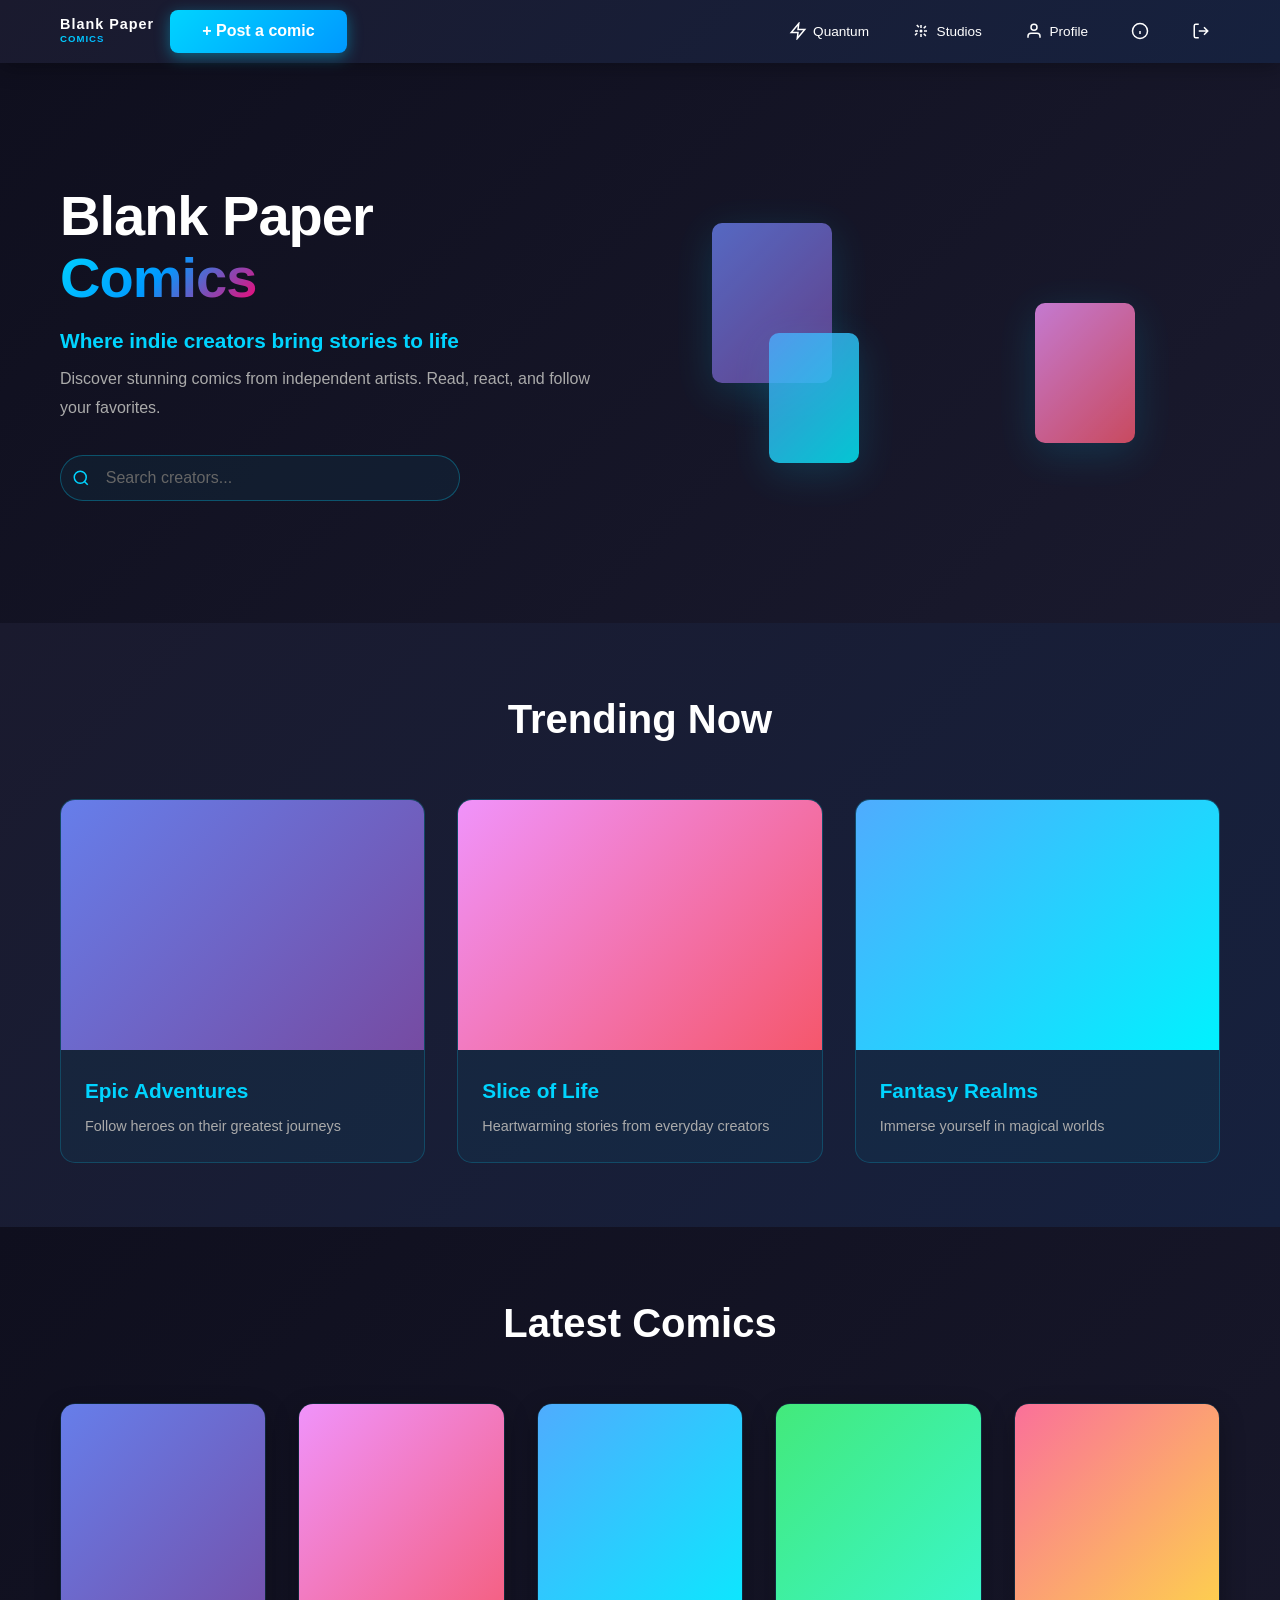
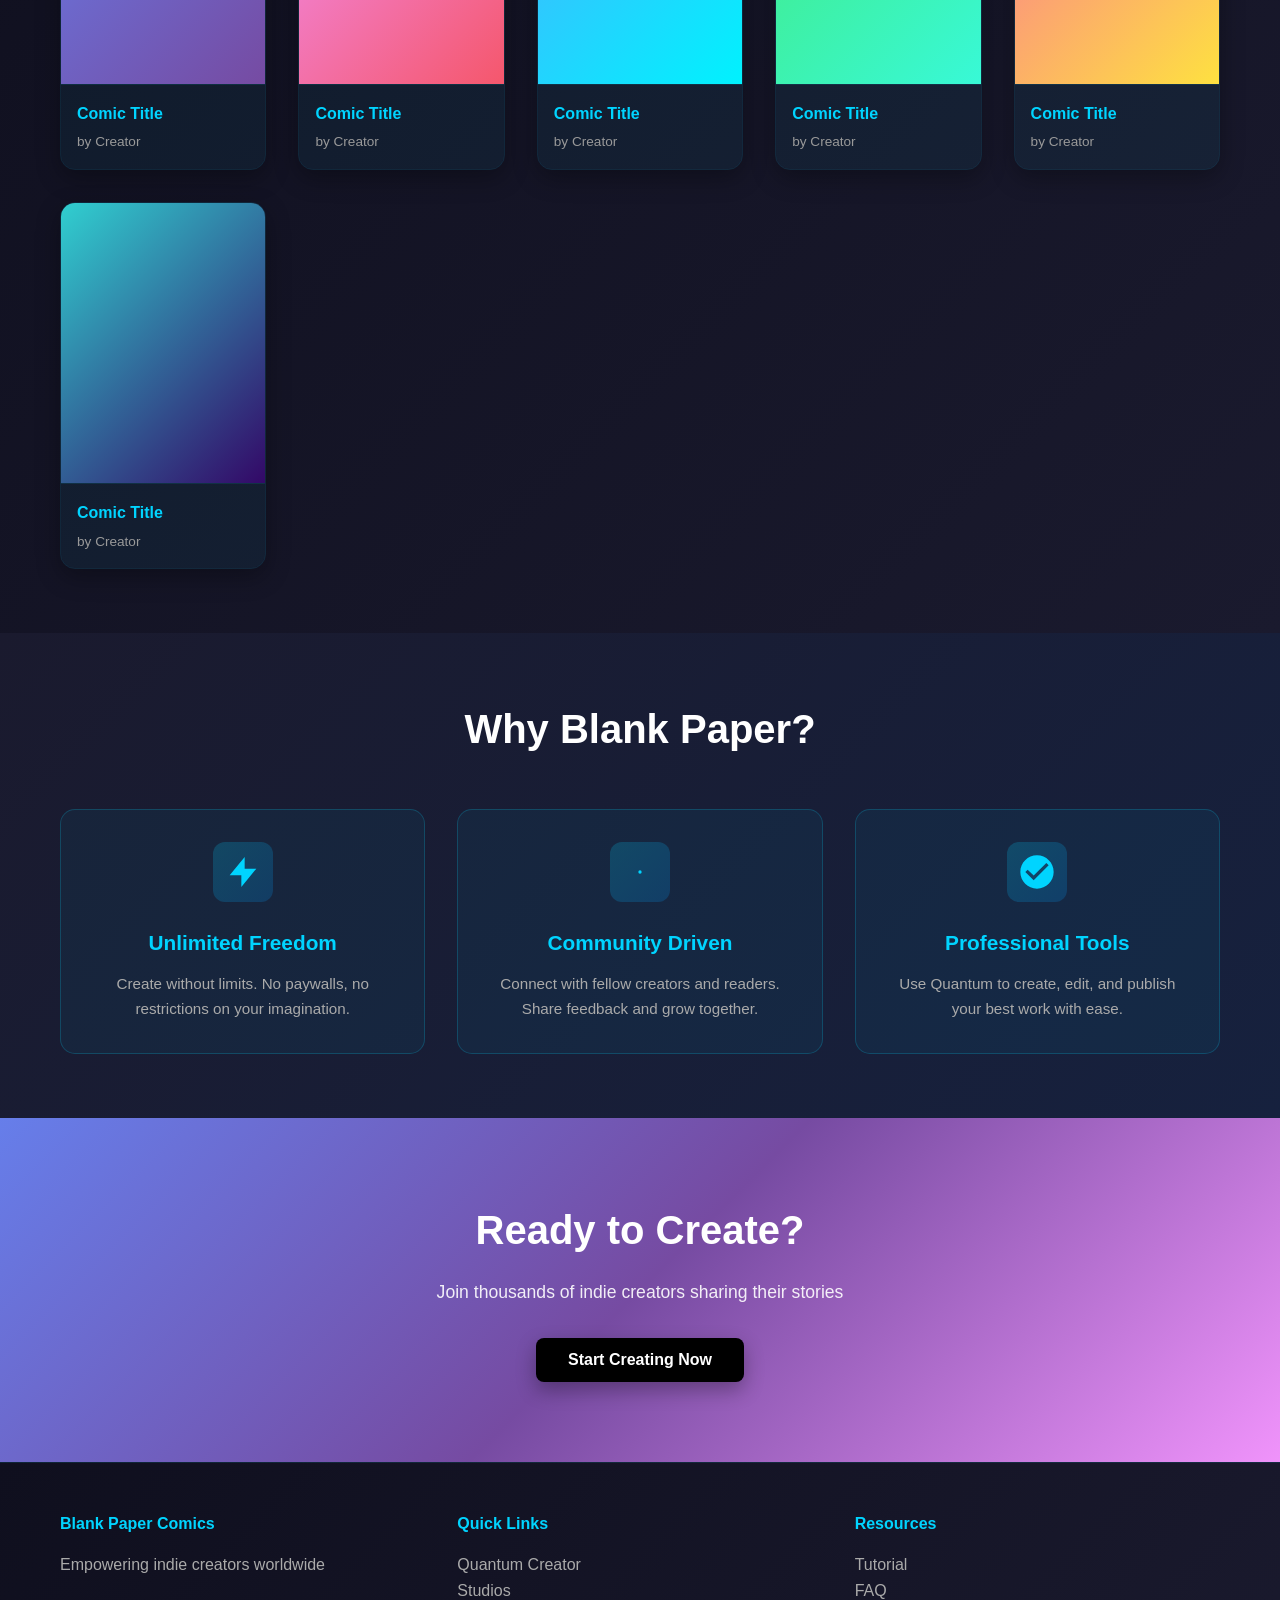
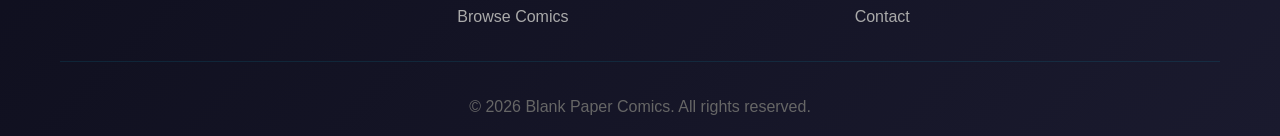
<file: index.html>
<!DOCTYPE html>
<html lang="en">
<head>
    <meta charset="UTF-8">
    <meta name="viewport" content="width=device-width, initial-scale=1.0">
    <title>Blank Paper Comics</title>
    <link rel="stylesheet" href="styles.css">
</head>
<body>
    <!-- Navigation Bar -->
    <nav class="navbar">
        <div class="navbar-container">
            <div class="logo-text">
                <h1>Blank Paper</h1>
                <p>COMICS</p>
            </div>
            
            <button class="btn btn-post">+ Post a comic</button>
            
            <ul class="nav-links">
                <li>
                    <a href="quantum.html" class="nav-item">
                        <svg class="nav-icon" viewBox="0 0 24 24" fill="none" stroke="currentColor" stroke-width="2">
                            <polygon points="13 2 3 14 12 14 11 22 21 10 12 10 13 2"/>
                        </svg>
                        <span>Quantum</span>
                    </a>
                </li>
                <li>
                    <a href="#studios" class="nav-item">
                        <svg class="nav-icon" viewBox="0 0 24 24" fill="none" stroke="currentColor" stroke-width="2">
                            <circle cx="12" cy="12" r="1"/>
                            <path d="M12 8v-4M12 16v4M8 12h-4M16 12h4M9.17 6.83l-2.83-2.83M15.66 15.66l2.83 2.83M6.83 14.83l-2.83 2.83M15.66 8.34l2.83-2.83"/>
                        </svg>
                        <span>Studios</span>
                    </a>
                </li>
                <li>
                    <a href="#profile" class="nav-item profile-link" onclick="handleProfileClick(event)">
                        <svg class="nav-icon" viewBox="0 0 24 24" fill="none" stroke="currentColor" stroke-width="2">
                            <path d="M20 21v-2a4 4 0 0 0-4-4H8a4 4 0 0 0-4 4v2"/>
                            <circle cx="12" cy="7" r="4"/>
                        </svg>
                        <span class="profile-name">Profile</span>
                    </a>
                </li>
                <li>
                    <a href="#help" class="nav-item help-icon">
                        <svg class="nav-icon" viewBox="0 0 24 24" fill="none" stroke="currentColor" stroke-width="2">
                            <circle cx="12" cy="12" r="10"/>
                            <path d="M12 16v-4M12 8h.01"/>
                        </svg>
                    </a>
                </li>
                <li>
                    <a href="#logout" class="nav-item logout-icon">
                        <svg class="nav-icon" viewBox="0 0 24 24" fill="none" stroke="currentColor" stroke-width="2">
                            <path d="M9 21H5a2 2 0 0 1-2-2V5a2 2 0 0 1 2-2h4M16 17l5-5-5-5M21 12H9"/>
                        </svg>
                    </a>
                </li>
            </ul>
        </div>
    </nav>

    <!-- Login Modal -->
    <div id="loginModal" class="modal">
        <div class="modal-content">
            <span class="close" onclick="closeModal()">&times;</span>
            <h2>Sign In</h2>
            <p>You haven't signed in yet. Sign in for more Blank Paper Comics!</p>
            <input type="email" placeholder="Email" id="loginEmail">
            <input type="password" placeholder="Password" id="loginPassword">
            <button class="btn btn-primary" onclick="signIn()">Sign In</button>
            <p class="signup-link">Don't have an account? <a href="#">Sign up</a></p>
        </div>
    </div>

    <!-- Hero Section -->
    <section id="home" class="hero">
        <div class="container">
            <div class="hero-content">
                <h2 class="hero-title">Blank Paper<span class="hero-break"></span><span class="highlight">Comics</span></h2>
                <p class="hero-subtitle">Where indie creators bring stories to life</p>
                <p class="hero-description">Discover stunning comics from independent artists. Read, react, and follow your favorites.</p>
                <div class="search-box">
                    <svg class="search-icon" viewBox="0 0 24 24" fill="none" stroke="currentColor" stroke-width="2">
                        <circle cx="11" cy="11" r="8"/>
                        <path d="m21 21-4.35-4.35"/>
                    </svg>
                    <input type="text" placeholder="Search creators...">
                </div>
            </div>
            <div class="hero-visual">
                <div class="floating-comic floating-1"></div>
                <div class="floating-comic floating-2"></div>
                <div class="floating-comic floating-3"></div>
            </div>
        </div>
    </section>

    <!-- Featured Section -->
    <section class="featured-section">
        <div class="container">
            <h2>Trending Now</h2>
            <div class="featured-grid">
                <div class="featured-card">
                    <div class="card-image featured-1"></div>
                    <h3>Epic Adventures</h3>
                    <p>Follow heroes on their greatest journeys</p>
                </div>
                <div class="featured-card">
                    <div class="card-image featured-2"></div>
                    <h3>Slice of Life</h3>
                    <p>Heartwarming stories from everyday creators</p>
                </div>
                <div class="featured-card">
                    <div class="card-image featured-3"></div>
                    <h3>Fantasy Realms</h3>
                    <p>Immerse yourself in magical worlds</p>
                </div>
            </div>
        </div>
    </section>

    <!-- Comics Gallery Section -->
    <section id="gallery" class="gallery">
        <div class="container">
            <h2>Latest Comics</h2>
            <div class="comics-grid">
                <div class="comic-card">
                    <div class="comic-image" style="background: linear-gradient(135deg, #667eea 0%, #764ba2 100%);"></div>
                    <div class="comic-info">
                        <h4>Comic Title</h4>
                        <p class="creator">by Creator</p>
                    </div>
                </div>
                <div class="comic-card">
                    <div class="comic-image" style="background: linear-gradient(135deg, #f093fb 0%, #f5576c 100%);"></div>
                    <div class="comic-info">
                        <h4>Comic Title</h4>
                        <p class="creator">by Creator</p>
                    </div>
                </div>
                <div class="comic-card">
                    <div class="comic-image" style="background: linear-gradient(135deg, #4facfe 0%, #00f2fe 100%);"></div>
                    <div class="comic-info">
                        <h4>Comic Title</h4>
                        <p class="creator">by Creator</p>
                    </div>
                </div>
                <div class="comic-card">
                    <div class="comic-image" style="background: linear-gradient(135deg, #43e97b 0%, #38f9d7 100%);"></div>
                    <div class="comic-info">
                        <h4>Comic Title</h4>
                        <p class="creator">by Creator</p>
                    </div>
                </div>
                <div class="comic-card">
                    <div class="comic-image" style="background: linear-gradient(135deg, #fa709a 0%, #fee140 100%);"></div>
                    <div class="comic-info">
                        <h4>Comic Title</h4>
                        <p class="creator">by Creator</p>
                    </div>
                </div>
                <div class="comic-card">
                    <div class="comic-image" style="background: linear-gradient(135deg, #30cfd0 0%, #330867 100%);"></div>
                    <div class="comic-info">
                        <h4>Comic Title</h4>
                        <p class="creator">by Creator</p>
                    </div>
                </div>
            </div>
        </div>
    </section>

    <!-- Features Section -->
    <section id="features" class="features">
        <div class="container">
            <h2>Why Blank Paper?</h2>
            <div class="feature-grid">
                <div class="feature-card">
                    <div class="feature-icon">
                        <svg viewBox="0 0 24 24" fill="currentColor">
                            <path d="M13 10V3L4 14h7v7l9-11h-7z"/>
                        </svg>
                    </div>
                    <h3>Unlimited Freedom</h3>
                    <p>Create without limits. No paywalls, no restrictions on your imagination.</p>
                </div>
                <div class="feature-card">
                    <div class="feature-icon">
                        <svg viewBox="0 0 24 24" fill="currentColor">
                            <circle cx="12" cy="12" r="1"/>
                            <path d="M12 1v6m0 6v6M4.22 4.22l4.24 4.24m2.12 2.12l4.24 4.24M1 12h6m6 0h6m-15.78 7.78l4.24-4.24m2.12-2.12l4.24-4.24"/>
                        </svg>
                    </div>
                    <h3>Community Driven</h3>
                    <p>Connect with fellow creators and readers. Share feedback and grow together.</p>
                </div>
                <div class="feature-card">
                    <div class="feature-icon">
                        <svg viewBox="0 0 24 24" fill="currentColor">
                            <path d="M12 2C6.48 2 2 6.48 2 12s4.48 10 10 10 10-4.48 10-10S17.52 2 12 2zm-2 15l-5-5 1.41-1.41L10 14.17l7.59-7.59L19 8l-9 9z"/>
                        </svg>
                    </div>
                    <h3>Professional Tools</h3>
                    <p>Use Quantum to create, edit, and publish your best work with ease.</p>
                </div>
            </div>
        </div>
    </section>

    <!-- CTA Section -->
    <section class="cta-section">
        <div class="container">
            <h2>Ready to Create?</h2>
            <p>Join thousands of indie creators sharing their stories</p>
            <button class="btn btn-cta">Start Creating Now</button>
        </div>
    </section>

    <!-- Footer -->
    <footer class="footer">
        <div class="container">
            <div class="footer-content">
                <div class="footer-section">
                    <h4>Blank Paper Comics</h4>
                    <p>Empowering indie creators worldwide</p>
                </div>
                <div class="footer-section">
                    <h4>Quick Links</h4>
                    <ul>
                        <li><a href="quantum.html">Quantum Creator</a></li>
                        <li><a href="#studios">Studios</a></li>
                        <li><a href="#gallery">Browse Comics</a></li>
                    </ul>
                </div>
                <div class="footer-section">
                    <h4>Resources</h4>
                    <ul>
                        <li><a href="#">Tutorial</a></li>
                        <li><a href="#">FAQ</a></li>
                        <li><a href="#">Contact</a></li>
                    </ul>
                </div>
            </div>
            <div class="footer-bottom">
                <p>&copy; 2026 Blank Paper Comics. All rights reserved.</p>
            </div>
        </div>
    </footer>

    <script src="script.js"></script>
    <script>
        // User state (in real app, this would come from backend)
        let isLoggedIn = false;
        let username = '';

        function handleProfileClick(event) {
            event.preventDefault();
            if (!isLoggedIn) {
                openModal();
            }
        }

        function openModal() {
            document.getElementById('loginModal').style.display = 'block';
        }

        function closeModal() {
            document.getElementById('loginModal').style.display = 'none';
        }

        function signIn() {
            const email = document.getElementById('loginEmail').value;
            if (email) {
                username = email.split('@')[0];
                isLoggedIn = true;
                document.querySelector('.profile-name').textContent = username;
                closeModal();
            }
        }

        // Close modal when clicking outside
        window.onclick = function(event) {
            const modal = document.getElementById('loginModal');
            if (event.target === modal) {
                modal.style.display = 'none';
            }
        }
    </script>
</body>
</html>
</file>
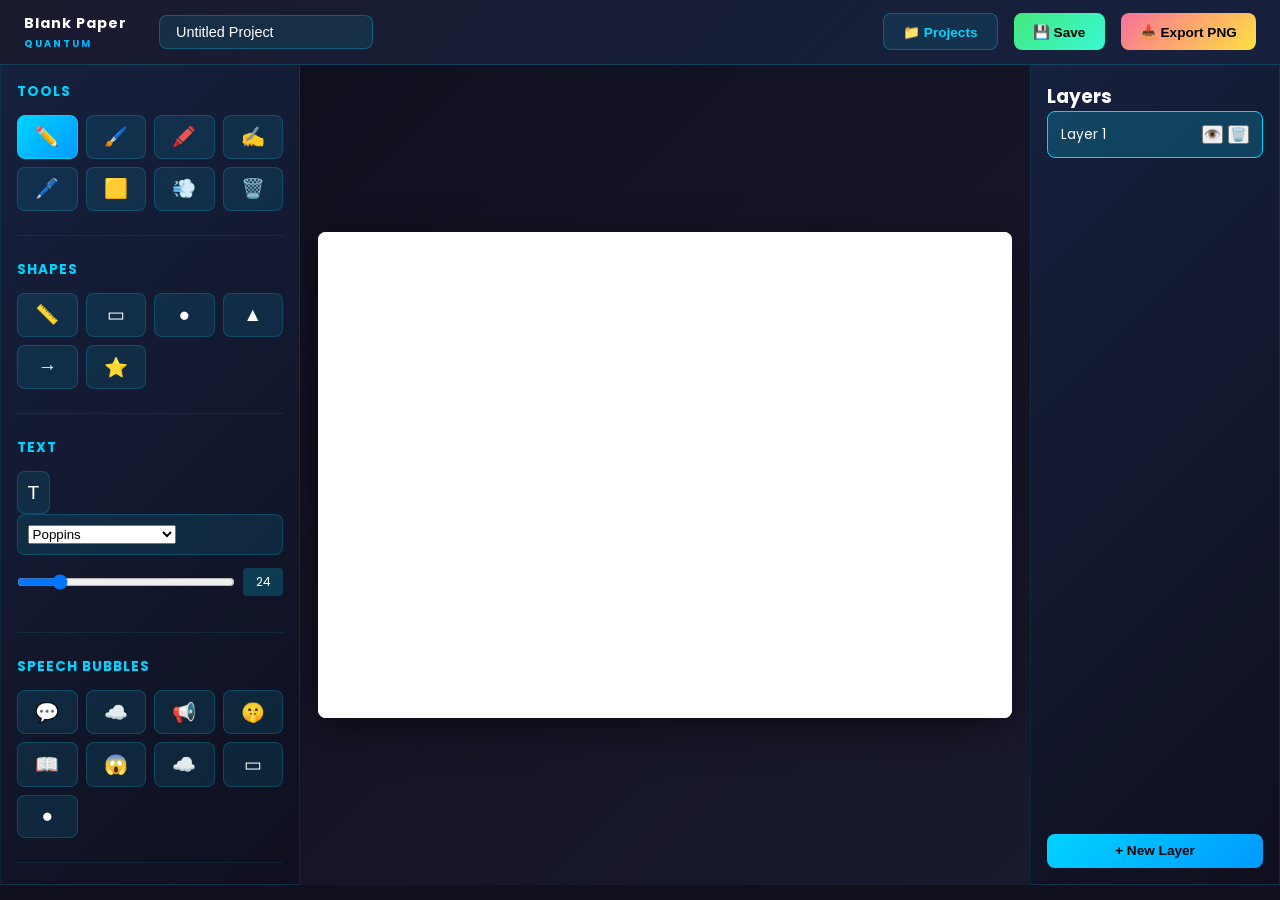
<file: quantum.html>
<!DOCTYPE html>
<html lang="en">
<head>
    <meta charset="UTF-8">
    <meta name="viewport" content="width=device-width, initial-scale=1.0">
    <title>Blank Paper - Quantum Drawing Studio</title>
    <link rel="stylesheet" href="quantum-styles.css">
    <link href="https://fonts.googleapis.com/css2?family=Poppins:wght@400;600;700&family=Playfair+Display:wght@700&family=Roboto+Mono:wght@400;700&family=Courier+Prime:wght@400;700&family=Caveat:wght@400;700&family=Fredoka:wght@400;700&family=Bebas+Neue&family=Pacifico&family=Righteous&family=Abril+Fatface&display=swap" rel="stylesheet">
</head>
<body>
    <!-- Navigation -->
    <nav class="navbar">
        <div class="navbar-container">
            <div class="logo">
                <h1>Blank Paper</h1>
                <p>QUANTUM</p>
            </div>
            <div class="project-name">
                <input type="text" id="projectName" placeholder="Untitled Project" value="Untitled Project">
            </div>
            <div class="nav-buttons">
                <button id="projectsBtn" class="nav-btn">📁 Projects</button>
                <button id="saveBtn" class="nav-btn save-btn">💾 Save</button>
                <button id="exportBtn" class="nav-btn export-btn">📥 Export PNG</button>
            </div>
        </div>
    </nav>

    <div class="studio-container">
        <!-- Left Sidebar - Tools -->
        <aside class="sidebar left-sidebar">
            <div class="tool-section">
                <h3>Tools</h3>
                <div class="tool-grid">
                    <button class="tool-btn active" data-tool="draw" title="Draw (Freehand)">✏️</button>
                    <button class="tool-btn" data-tool="brush" title="Brush">🖌️</button>
                    <button class="tool-btn" data-tool="crayon" title="Crayon">🖍️</button>
                    <button class="tool-btn" data-tool="pencil" title="Pencil">✍️</button>
                    <button class="tool-btn" data-tool="marker" title="Marker">🖊️</button>
                    <button class="tool-btn" data-tool="highlighter" title="Highlighter">🟨</button>
                    <button class="tool-btn" data-tool="airbrush" title="Airbrush">💨</button>
                    <button class="tool-btn" data-tool="eraser" title="Eraser">🗑️</button>
                </div>
            </div>

            <div class="tool-section">
                <h3>Shapes</h3>
                <div class="shape-grid">
                    <button class="shape-btn" data-shape="line" title="Line">📏</button>
                    <button class="shape-btn" data-shape="rectangle" title="Rectangle">▭</button>
                    <button class="shape-btn" data-shape="circle" title="Circle">●</button>
                    <button class="shape-btn" data-shape="triangle" title="Triangle">▲</button>
                    <button class="shape-btn" data-shape="arrow" title="Arrow">→</button>
                    <button class="shape-btn" data-shape="star" title="Star">⭐</button>
                </div>
            </div>

            <div class="tool-section">
                <h3>Text</h3>
                <button class="tool-btn" data-tool="text" title="Add Text">T</button>
                <div class="font-selector">
                    <select id="fontFamily">
                        <option value="Poppins">Poppins</option>
                        <option value="Playfair Display">Playfair Display</option>
                        <option value="Roboto Mono">Roboto Mono</option>
                        <option value="Courier Prime">Courier Prime</option>
                        <option value="Caveat">Caveat (Handwriting)</option>
                        <option value="Fredoka">Fredoka</option>
                        <option value="Bebas Neue">Bebas Neue</option>
                        <option value="Pacifico">Pacifico</option>
                        <option value="Righteous">Righteous</option>
                        <option value="Abril Fatface">Abril Fatface</option>
                        <option value="Arial">Arial</option>
                        <option value="Times New Roman">Times New Roman</option>
                        <option value="Georgia">Georgia</option>
                        <option value="Verdana">Verdana</option>
                    </select>
                </div>
                <div class="font-size">
                    <input type="range" id="fontSize" min="8" max="100" value="24">
                    <span id="fontSizeValue">24</span>
                </div>
            </div>

            <div class="tool-section">
                <h3>Speech Bubbles</h3>
                <div class="bubble-grid">
                    <button class="bubble-btn" data-bubble="speech" title="Speech">💬</button>
                    <button class="bubble-btn" data-bubble="thought" title="Thought">☁️</button>
                    <button class="bubble-btn" data-bubble="shout" title="Shout">📢</button>
                    <button class="bubble-btn" data-bubble="whisper" title="Whisper">🤫</button>
                    <button class="bubble-btn" data-bubble="narration" title="Narration">📖</button>
                    <button class="bubble-btn" data-bubble="scream" title="Scream">😱</button>
                    <button class="bubble-btn" data-bubble="cloud" title="Cloud">☁️</button>
                    <button class="bubble-btn" data-bubble="rectangle" title="Rectangle">▭</button>
                    <button class="bubble-btn" data-bubble="rounded" title="Rounded">●</button>
                </div>
            </div>

            <div class="tool-section">
                <h3>Brush Settings</h3>
                <div class="setting">
                    <label>Size</label>
                    <input type="range" id="brushSize" min="1" max="50" value="5">
                    <span id="brushSizeValue">5</span>
                </div>
                <div class="setting">
                    <label>Opacity</label>
                    <input type="range" id="brushOpacity" min="0" max="100" value="100">
                    <span id="brushOpacityValue">100%</span>
                </div>
            </div>

            <div class="tool-section">
                <h3>Textures</h3>
                <select id="textureSelect">
                    <option value="none">None</option>
                    <option value="paper">Paper</option>
                    <option value="canvas">Canvas</option>
                    <option value="fabric">Fabric</option>
                    <option value="wood">Wood Grain</option>
                </select>
            </div>

            <div class="tool-section">
                <h3>Colors</h3>
                <div class="color-picker-row">
                    <label>Stroke</label>
                    <input type="color" id="strokeColor" value="#ff6b35">
                </div>
                <div class="color-picker-row">
                    <label>Fill</label>
                    <input type="color" id="fillColor" value="#ffffff">
                </div>
            </div>

            <div class="tool-section actions">
                <button id="undoBtn" class="action-btn">↶ Undo</button>
                <button id="redoBtn" class="action-btn">↷ Redo</button>
                <button id="blendBtn" class="action-btn blend-btn">🎨 Blend Mode</button>
                <button id="clearBtn" class="action-btn delete-btn">🗑️ Clear</button>
            </div>
        </aside>

        <!-- Canvas Area -->
        <div class="canvas-wrapper">
            <canvas id="canvas"></canvas>
            <div id="textInput" class="text-input hidden">
                <textarea id="textContent" placeholder="Type text..."></textarea>
            </div>
        </div>

        <!-- Right Sidebar - Layers -->
        <aside class="sidebar right-sidebar">
            <div class="layers-panel">
                <h3>Layers</h3>
                <div id="layersList" class="layers-list"></div>
                <button id="addLayerBtn" class="layer-btn">+ New Layer</button>
            </div>
        </aside>
    </div>

    <script src="quantum-script.js"></script>
</body>
</html>
</file>
<file: styles.css>
/* General Styles */
* {
    margin: 0;
    padding: 0;
    box-sizing: border-box;
}

html {
    scroll-behavior: smooth;
}

body {
    font-family: 'Segoe UI', Tahoma, Geneva, Verdana, sans-serif;
    line-height: 1.6;
    color: #333;
    background-color: #0f0f1e;
}

.container {
    max-width: 1200px;
    margin: 0 auto;
    padding: 0 20px;
}

/* Navigation Bar */
.navbar {
    background: linear-gradient(135deg, #1a1a2e 0%, #16213e 100%);
    color: #fff;
    padding: 0.6rem 0;
    position: sticky;
    top: 0;
    z-index: 100;
    box-shadow: 0 4px 20px rgba(0, 0, 0, 0.3);
}

.navbar-container {
    max-width: 1200px;
    margin: 0 auto;
    padding: 0 20px;
    display: flex;
    justify-content: space-between;
    align-items: center;
    gap: 1rem;
}

.logo-text h1 {
    font-size: 0.9rem;
    font-weight: bold;
    line-height: 1;
    color: #fff;
    letter-spacing: 1px;
}

.logo-text p {
    font-size: 0.6rem;
    background: linear-gradient(135deg, #00d4ff, #0099ff);
    -webkit-background-clip: text;
    -webkit-text-fill-color: transparent;
    background-clip: text;
    font-weight: bold;
    letter-spacing: 1px;
}

.btn-post {
    background: linear-gradient(135deg, #00d4ff 0%, #0099ff 100%);
    color: #fff;
    border: none;
    padding: 0.5rem 1rem;
    border-radius: 20px;
    cursor: pointer;
    font-weight: bold;
    font-size: 0.85rem;
    transition: all 0.3s ease;
    flex-shrink: 0;
    white-space: nowrap;
    box-shadow: 0 4px 15px rgba(0, 212, 255, 0.4);
}

.btn-post:hover {
    transform: translateY(-2px);
    box-shadow: 0 6px 20px rgba(0, 212, 255, 0.6);
}

.nav-links {
    display: flex;
    list-style: none;
    gap: 1.5rem;
    align-items: center;
    margin-left: auto;
}

.nav-item {
    display: flex;
    align-items: center;
    gap: 0.4rem;
    color: #fff;
    text-decoration: none;
    font-size: 0.85rem;
    transition: all 0.3s ease;
    padding: 0.4rem 0.6rem;
    border-radius: 4px;
    cursor: pointer;
}

.nav-item:hover {
    color: #00d4ff;
    transform: translateY(-2px);
}

.nav-icon {
    width: 18px;
    height: 18px;
    stroke: currentColor;
}

.help-icon span,
.logout-icon span {
    display: none;
}

/* Modal */
.modal {
    display: none;
    position: fixed;
    z-index: 1000;
    left: 0;
    top: 0;
    width: 100%;
    height: 100%;
    background-color: rgba(0, 0, 0, 0.8);
    backdrop-filter: blur(5px);
}

.modal-content {
    background: linear-gradient(135deg, #1a1a2e 0%, #16213e 100%);
    color: #fff;
    margin: 10% auto;
    padding: 2rem;
    border-radius: 15px;
    width: 90%;
    max-width: 400px;
    text-align: center;
    box-shadow: 0 8px 32px rgba(0, 212, 255, 0.2);
    border: 1px solid rgba(0, 212, 255, 0.2);
}

.close {
    color: #00d4ff;
    float: right;
    font-size: 2rem;
    font-weight: bold;
    cursor: pointer;
    transition: all 0.3s;
}

.close:hover {
    color: #0099ff;
    transform: scale(1.2);
}

.modal-content h2 {
    margin-bottom: 1rem;
    color: #00d4ff;
    font-size: 1.8rem;
}

.modal-content p {
    color: #aaa;
    margin-bottom: 1.5rem;
}

.modal-content input {
    width: 100%;
    padding: 0.8rem;
    margin-bottom: 1rem;
    border: 1px solid rgba(0, 212, 255, 0.3);
    border-radius: 8px;
    font-size: 1rem;
    background-color: rgba(255, 255, 255, 0.05);
    color: #fff;
}

.modal-content input::placeholder {
    color: #666;
}

.modal-content input:focus {
    outline: none;
    border-color: #00d4ff;
    background-color: rgba(0, 212, 255, 0.1);
    box-shadow: 0 0 10px rgba(0, 212, 255, 0.3);
}

.signup-link {
    margin-top: 1rem;
    color: #aaa;
}

.signup-link a {
    color: #00d4ff;
    text-decoration: none;
    font-weight: bold;
}

.signup-link a:hover {
    text-decoration: underline;
}

/* Hero Section */
.hero {
    background: linear-gradient(135deg, #0f0f1e 0%, #1a1a2e 100%);
    padding: 5rem 0;
    text-align: left;
    position: relative;
    overflow: hidden;
    min-height: 500px;
}

.hero .container {
    display: flex;
    justify-content: space-between;
    align-items: center;
    gap: 2rem;
}

.hero-content {
    flex: 1;
    z-index: 2;
}

.hero-visual {
    flex: 1;
    position: relative;
    height: 400px;
    display: flex;
    align-items: center;
    justify-content: center;
}

.hero-title {
    font-size: 3.5rem;
    font-weight: bold;
    margin-bottom: 1rem;
    line-height: 1.1;
    color: #fff;
    letter-spacing: -1px;
}

.hero-break {
    display: block;
}

.hero-title .highlight {
    background: linear-gradient(135deg, #00d4ff, #0099ff, #ff006e);
    -webkit-background-clip: text;
    -webkit-text-fill-color: transparent;
    background-clip: text;
    font-weight: 900;
}

.hero-subtitle {
    font-size: 1.3rem;
    color: #00d4ff;
    margin-bottom: 0.5rem;
    font-weight: 600;
}

.hero-description {
    font-size: 1rem;
    color: #aaa;
    margin-bottom: 2rem;
    line-height: 1.8;
}

.search-box {
    margin-top: 2rem;
    position: relative;
    display: flex;
    align-items: center;
    max-width: 400px;
}

.search-icon {
    position: absolute;
    left: 12px;
    width: 18px;
    height: 18px;
    color: #00d4ff;
    pointer-events: none;
}

.search-box input {
    width: 100%;
    padding: 0.8rem 1.2rem 0.8rem 2.8rem;
    border: 1px solid rgba(0, 212, 255, 0.3);
    border-radius: 25px;
    font-size: 1rem;
    background-color: rgba(0, 212, 255, 0.05);
    color: #fff;
    transition: all 0.3s;
}

.search-box input::placeholder {
    color: #666;
}

.search-box input:focus {
    outline: none;
    border-color: #00d4ff;
    background-color: rgba(0, 212, 255, 0.1);
    box-shadow: 0 0 15px rgba(0, 212, 255, 0.3);
}

/* Floating Comics */
.floating-comic {
    position: absolute;
    border-radius: 10px;
    opacity: 0.8;
    animation: float 6s ease-in-out infinite;
    box-shadow: 0 10px 40px rgba(0, 212, 255, 0.2);
}

.floating-1 {
    width: 120px;
    height: 160px;
    background: linear-gradient(135deg, #667eea 0%, #764ba2 100%);
    top: 20%;
    left: 10%;
    animation-delay: 0s;
}

.floating-2 {
    width: 100px;
    height: 140px;
    background: linear-gradient(135deg, #f093fb 0%, #f5576c 100%);
    top: 40%;
    right: 15%;
    animation-delay: 1s;
}

.floating-3 {
    width: 90px;
    height: 130px;
    background: linear-gradient(135deg, #4facfe 0%, #00f2fe 100%);
    bottom: 20%;
    left: 20%;
    animation-delay: 2s;
}

@keyframes float {
    0%, 100% {
        transform: translateY(0px);
    }
    50% {
        transform: translateY(-20px);
    }
}

/* Featured Section */
.featured-section {
    background: linear-gradient(135deg, #1a1a2e 0%, #16213e 100%);
    padding: 4rem 0;
}

.featured-section h2 {
    text-align: center;
    font-size: 2.5rem;
    margin-bottom: 3rem;
    color: #fff;
}

.featured-grid {
    display: grid;
    grid-template-columns: repeat(auto-fit, minmax(300px, 1fr));
    gap: 2rem;
}

.featured-card {
    background: rgba(0, 212, 255, 0.05);
    border: 1px solid rgba(0, 212, 255, 0.2);
    border-radius: 15px;
    overflow: hidden;
    transition: all 0.3s ease;
    cursor: pointer;
}

.featured-card:hover {
    transform: translateY(-10px);
    border-color: #00d4ff;
    box-shadow: 0 15px 40px rgba(0, 212, 255, 0.3);
}

.card-image {
    width: 100%;
    height: 250px;
    background-size: cover;
    background-position: center;
    position: relative;
}

.featured-1 {
    background: linear-gradient(135deg, #667eea 0%, #764ba2 100%);
}

.featured-2 {
    background: linear-gradient(135deg, #f093fb 0%, #f5576c 100%);
}

.featured-3 {
    background: linear-gradient(135deg, #4facfe 0%, #00f2fe 100%);
}

.featured-card h3 {
    color: #00d4ff;
    padding: 1.5rem 1.5rem 0;
    font-size: 1.3rem;
}

.featured-card p {
    color: #aaa;
    padding: 0.5rem 1.5rem 1.5rem;
    font-size: 0.9rem;
}

/* Gallery Section */
.gallery {
    padding: 4rem 0;
    background: linear-gradient(135deg, #0f0f1e 0%, #1a1a2e 100%);
}

.gallery h2 {
    text-align: center;
    font-size: 2.5rem;
    margin-bottom: 3rem;
    color: #fff;
}

.comics-grid {
    display: grid;
    grid-template-columns: repeat(auto-fill, minmax(200px, 1fr));
    gap: 2rem;
}

.comic-card {
    border-radius: 15px;
    overflow: hidden;
    box-shadow: 0 8px 25px rgba(0, 0, 0, 0.3);
    transition: all 0.3s ease;
    cursor: pointer;
    border: 1px solid rgba(0, 212, 255, 0.1);
}

.comic-card:hover {
    transform: translateY(-8px) scale(1.02);
    box-shadow: 0 15px 40px rgba(0, 212, 255, 0.3);
    border-color: #00d4ff;
}

.comic-image {
    width: 100%;
    height: 280px;
    background-size: cover;
    background-position: center;
}

.comic-info {
    background: rgba(0, 212, 255, 0.05);
    padding: 1rem;
    border-top: 1px solid rgba(0, 212, 255, 0.1);
}

.comic-info h4 {
    color: #00d4ff;
    margin-bottom: 0.3rem;
}

.comic-info .creator {
    color: #999;
    font-size: 0.85rem;
}

/* Features Section */
.features {
    padding: 4rem 0;
    background: linear-gradient(135deg, #1a1a2e 0%, #16213e 100%);
}

.features h2 {
    text-align: center;
    font-size: 2.5rem;
    margin-bottom: 3rem;
    color: #fff;
}

.feature-grid {
    display: grid;
    grid-template-columns: repeat(auto-fit, minmax(300px, 1fr));
    gap: 2rem;
}

.feature-card {
    background: rgba(0, 212, 255, 0.05);
    padding: 2rem;
    border-radius: 15px;
    text-align: center;
    border: 1px solid rgba(0, 212, 255, 0.2);
    transition: all 0.3s ease;
}

.feature-card:hover {
    transform: translateY(-5px);
    border-color: #00d4ff;
    box-shadow: 0 10px 30px rgba(0, 212, 255, 0.2);
}

.feature-icon {
    width: 60px;
    height: 60px;
    margin: 0 auto 1.5rem;
    color: #00d4ff;
    background: linear-gradient(135deg, rgba(0, 212, 255, 0.2) 0%, rgba(0, 153, 255, 0.2) 100%);
    border-radius: 12px;
    display: flex;
    align-items: center;
    justify-content: center;
}

.feature-icon svg {
    width: 100%;
    height: 100%;
    padding: 10px;
}

.feature-card h3 {
    font-size: 1.3rem;
    margin-bottom: 0.8rem;
    color: #00d4ff;
}

.feature-card p {
    color: #aaa;
    font-size: 0.95rem;
    line-height: 1.6;
}

/* CTA Section */
.cta-section {
    padding: 5rem 0;
    background: linear-gradient(135deg, #667eea 0%, #764ba2 50%, #f093fb 100%);
    text-align: center;
}

.cta-section h2 {
    font-size: 2.5rem;
    margin-bottom: 1rem;
    color: #fff;
}

.cta-section p {
    font-size: 1.1rem;
    color: rgba(255, 255, 255, 0.9);
    margin-bottom: 2rem;
}

.btn-cta {
    background: #000;
    color: #fff;
    padding: 1rem 3rem;
    font-weight: bold;
    font-size: 1rem;
    transition: all 0.3s ease;
    box-shadow: 0 8px 20px rgba(0, 0, 0, 0.3);
}

.btn-cta:hover {
    transform: translateY(-3px);
    box-shadow: 0 12px 30px rgba(0, 0, 0, 0.4);
    background: #222;
}

/* Buttons */
.btn {
    padding: 0.8rem 2rem;
    border: none;
    border-radius: 8px;
    cursor: pointer;
    font-size: 1rem;
    transition: all 0.3s ease;
}

.btn-primary {
    background: linear-gradient(135deg, #00d4ff 0%, #0099ff 100%);
    color: #fff;
    font-weight: bold;
    box-shadow: 0 4px 15px rgba(0, 212, 255, 0.4);
}

.btn-primary:hover {
    transform: translateY(-2px);
    box-shadow: 0 6px 20px rgba(0, 212, 255, 0.6);
}

/* Footer */
.footer {
    background: linear-gradient(135deg, #0f0f1e 0%, #1a1a2e 100%);
    color: #aaa;
    padding: 3rem 0 1rem;
    border-top: 1px solid rgba(0, 212, 255, 0.1);
}

.footer-content {
    display: grid;
    grid-template-columns: repeat(auto-fit, minmax(250px, 1fr));
    gap: 2rem;
    margin-bottom: 2rem;
}

.footer-section h4 {
    color: #00d4ff;
    margin-bottom: 1rem;
}

.footer-section ul {
    list-style: none;
}

.footer-section a {
    color: #aaa;
    text-decoration: none;
    transition: all 0.3s;
}

.footer-section a:hover {
    color: #00d4ff;
    padding-left: 5px;
}

.footer-bottom {
    text-align: center;
    padding-top: 2rem;
    border-top: 1px solid rgba(0, 212, 255, 0.1);
    color: #666;
}

/* Responsive */
@media (max-width: 768px) {
    .navbar-container {
        flex-wrap: wrap;
        gap: 0.5rem;
    }

    .hero .container {
        flex-direction: column;
    }

    .hero-visual {
        display: none;
    }

    .hero-title {
        font-size: 2rem;
    }

    .nav-links {
        gap: 0.8rem;
        margin-left: 0;
        order: 3;
        width: 100%;
    }

    .search-box {
        max-width: 100%;
    }

    .comics-grid {
        grid-template-columns: repeat(auto-fill, minmax(150px, 1fr));
    }

    .featured-grid {
        grid-template-columns: 1fr;
    }

    .feature-grid {
        grid-template-columns: 1fr;
    }
}
</file>
<file: quantum-styles.css>
/* Quantum Drawing Studio Styles */

* {
    margin: 0;
    padding: 0;
    box-sizing: border-box;
}

body {
    font-family: 'Poppins', sans-serif;
    background: #0f0f1e;
    color: #fff;
    overflow: hidden;
    height: 100vh;
}

/* Navbar */
.navbar {
    background: linear-gradient(135deg, #1a1a2e 0%, #16213e 100%);
    padding: 0.8rem 1.5rem;
    border-bottom: 1px solid rgba(0, 212, 255, 0.2);
    box-shadow: 0 4px 15px rgba(0, 0, 0, 0.3);
}

.navbar-container {
    max-width: 1600px;
    margin: 0 auto;
    display: flex;
    justify-content: space-between;
    align-items: center;
    gap: 2rem;
}

.logo {
    display: flex;
    flex-direction: column;
    gap: 0.2rem;
}

.logo h1 {
    font-size: 0.9rem;
    font-weight: bold;
    letter-spacing: 1px;
}

.logo p {
    font-size: 0.6rem;
    background: linear-gradient(135deg, #00d4ff, #0099ff);
    -webkit-background-clip: text;
    -webkit-text-fill-color: transparent;
    background-clip: text;
    font-weight: bold;
    letter-spacing: 2px;
}

.project-name {
    flex: 1;
}

.project-name input {
    background: rgba(0, 212, 255, 0.1);
    border: 1px solid rgba(0, 212, 255, 0.3);
    color: #fff;
    padding: 0.5rem 1rem;
    border-radius: 8px;
    font-size: 0.9rem;
    transition: all 0.3s;
}

.project-name input:focus {
    outline: none;
    border-color: #00d4ff;
    background: rgba(0, 212, 255, 0.15);
    box-shadow: 0 0 10px rgba(0, 212, 255, 0.3);
}

.nav-buttons {
    display: flex;
    gap: 1rem;
}

.nav-btn {
    background: rgba(0, 212, 255, 0.1);
    border: 1px solid rgba(0, 212, 255, 0.3);
    color: #00d4ff;
    padding: 0.6rem 1.2rem;
    border-radius: 8px;
    cursor: pointer;
    font-weight: 600;
    transition: all 0.3s;
    font-size: 0.85rem;
}

.nav-btn:hover {
    background: rgba(0, 212, 255, 0.2);
    border-color: #00d4ff;
    box-shadow: 0 4px 15px rgba(0, 212, 255, 0.3);
}

.save-btn {
    background: linear-gradient(135deg, #43e97b 0%, #38f9d7 100%);
    color: #000;
    border: none;
}

.export-btn {
    background: linear-gradient(135deg, #fa709a 0%, #fee140 100%);
    color: #000;
    border: none;
}

/* Studio Container */
.studio-container {
    display: flex;
    height: calc(100vh - 80px);
    gap: 0;
}

/* Sidebars */
.sidebar {
    background: linear-gradient(135deg, #16213e 0%, #0f0f1e 100%);
    border: 1px solid rgba(0, 212, 255, 0.1);
    overflow-y: auto;
    padding: 1rem;
}

.left-sidebar {
    width: 300px;
    max-width: 30%;
}

.right-sidebar {
    width: 250px;
    max-width: 25%;
}

.tool-section {
    margin-bottom: 1.5rem;
    padding-bottom: 1.5rem;
    border-bottom: 1px solid rgba(0, 212, 255, 0.1);
}

.tool-section h3 {
    font-size: 0.85rem;
    color: #00d4ff;
    margin-bottom: 0.8rem;
    font-weight: 700;
    text-transform: uppercase;
    letter-spacing: 1px;
}

.tool-grid,
.shape-grid,
.bubble-grid {
    display: grid;
    grid-template-columns: repeat(4, 1fr);
    gap: 0.5rem;
}

.tool-btn,
.shape-btn,
.bubble-btn {
    background: rgba(0, 212, 255, 0.1);
    border: 1px solid rgba(0, 212, 255, 0.2);
    color: #fff;
    padding: 0.6rem;
    border-radius: 8px;
    cursor: pointer;
    font-size: 1.2rem;
    transition: all 0.3s;
    display: flex;
    align-items: center;
    justify-content: center;
}

.tool-btn:hover,
.shape-btn:hover,
.bubble-btn:hover {
    background: rgba(0, 212, 255, 0.2);
    border-color: #00d4ff;
    transform: translateY(-2px);
}

.tool-btn.active {
    background: linear-gradient(135deg, #00d4ff 0%, #0099ff 100%);
    border-color: #00d4ff;
    color: #000;
    font-weight: bold;
}

.font-selector,
#textureSelect {
    width: 100%;
    padding: 0.6rem;
    background: rgba(0, 212, 255, 0.1);
    border: 1px solid rgba(0, 212, 255, 0.2);
    color: #fff;
    border-radius: 8px;
    font-size: 0.85rem;
    margin-bottom: 0.8rem;
}

.font-selector:focus,
#textureSelect:focus {
    outline: none;
    border-color: #00d4ff;
    background: rgba(0, 212, 255, 0.15);
}

.font-size,
.setting {
    display: flex;
    align-items: center;
    gap: 0.5rem;
    margin-bottom: 0.8rem;
}

.font-size input,
.setting input,
#brushSize,
#brushOpacity {
    flex: 1;
    cursor: pointer;
}

.font-size span,
.setting span,
#brushSizeValue,
#brushOpacityValue {
    background: rgba(0, 212, 255, 0.2);
    padding: 0.3rem 0.6rem;
    border-radius: 4px;
    font-size: 0.75rem;
    min-width: 40px;
    text-align: center;
}

.color-picker-row {
    display: flex;
    align-items: center;
    gap: 0.5rem;
    margin-bottom: 0.8rem;
}

.color-picker-row label {
    font-size: 0.8rem;
    color: #aaa;
    min-width: 50px;
}

.color-picker-row input[type="color"] {
    width: 50px;
    height: 40px;
    border: 2px solid rgba(0, 212, 255, 0.3);
    border-radius: 8px;
    cursor: pointer;
    transition: all 0.3s;
}

.color-picker-row input[type="color"]:hover {
    border-color: #00d4ff;
}

.actions {
    display: flex;
    flex-direction: column;
    gap: 0.5rem;
    margin-bottom: 0;
    border: none;
}

.action-btn {
    background: rgba(0, 212, 255, 0.1);
    border: 1px solid rgba(0, 212, 255, 0.2);
    color: #00d4ff;
    padding: 0.6rem;
    border-radius: 8px;
    cursor: pointer;
    font-size: 0.8rem;
    font-weight: 600;
    transition: all 0.3s;
}

.action-btn:hover {
    background: rgba(0, 212, 255, 0.2);
    border-color: #00d4ff;
    transform: translateY(-2px);
}

.blend-btn {
    background: linear-gradient(135deg, rgba(240, 147, 251, 0.2) 0%, rgba(245, 87, 108, 0.2) 100%);
    border-color: rgba(240, 147, 251, 0.4);
    color: #f093fb;
}

.delete-btn {
    background: rgba(255, 107, 53, 0.1);
    border-color: rgba(255, 107, 53, 0.3);
    color: #ff6b35;
}

/* Canvas Area */
.canvas-wrapper {
    flex: 1;
    display: flex;
    align-items: center;
    justify-content: center;
    background: linear-gradient(135deg, #0f0f1e 0%, #1a1a2e 100%);
    position: relative;
    overflow: hidden;
}

#canvas {
    background: #fff;
    cursor: crosshair;
    box-shadow: 0 10px 40px rgba(0, 0, 0, 0.5);
    border-radius: 8px;
    max-width: 95%;
    max-height: 95%;
}

.text-input {
    position: absolute;
    background: rgba(0, 0, 0, 0.8);
    border: 2px solid #00d4ff;
    border-radius: 8px;
    padding: 1rem;
    z-index: 1000;
}

.text-input.hidden {
    display: none;
}

#textContent {
    width: 300px;
    height: 150px;
    background: rgba(255, 255, 255, 0.1);
    border: 1px solid #00d4ff;
    color: #fff;
    padding: 0.8rem;
    border-radius: 6px;
    font-family: inherit;
    resize: none;
    font-size: 1rem;
}

#textContent:focus {
    outline: none;
    background: rgba(255, 255, 255, 0.15);
}

/* Layers Panel */
.layers-panel {
    height: 100%;
    display: flex;
    flex-direction: column;
}

.layers-list {
    flex: 1;
    overflow-y: auto;
    margin-bottom: 1rem;
}

.layer-item {
    background: rgba(0, 212, 255, 0.05);
    border: 1px solid rgba(0, 212, 255, 0.2);
    padding: 0.8rem;
    margin-bottom: 0.5rem;
    border-radius: 8px;
    display: flex;
    justify-content: space-between;
    align-items: center;
    cursor: pointer;
    transition: all 0.3s;
}

.layer-item:hover {
    background: rgba(0, 212, 255, 0.1);
    border-color: #00d4ff;
}

.layer-item.active {
    background: rgba(0, 212, 255, 0.2);
    border-color: #00d4ff;
}

.layer-name {
    font-size: 0.85rem;
    flex: 1;
}

.layer-controls {
    display: flex;
    gap: 0.3rem;
}

.layer-btn {
    background: linear-gradient(135deg, #00d4ff 0%, #0099ff 100%);
    border: none;
    color: #000;
    padding: 0.6rem 1.2rem;
    border-radius: 8px;
    cursor: pointer;
    font-weight: 600;
    font-size: 0.85rem;
    transition: all 0.3s;
}

.layer-btn:hover {
    transform: translateY(-2px);
    box-shadow: 0 4px 15px rgba(0, 212, 255, 0.3);
}

/* Scrollbar Styling */
::-webkit-scrollbar {
    width: 8px;
}

::-webkit-scrollbar-track {
    background: rgba(0, 212, 255, 0.05);
}

::-webkit-scrollbar-thumb {
    background: rgba(0, 212, 255, 0.3);
    border-radius: 4px;
}

::-webkit-scrollbar-thumb:hover {
    background: rgba(0, 212, 255, 0.5);
}

/* Responsive */
@media (max-width: 1200px) {
    .left-sidebar {
        width: 250px;
    }

    .right-sidebar {
        width: 200px;
    }

    .tool-grid,
    .shape-grid,
    .bubble-grid {
        grid-template-columns: repeat(3, 1fr);
    }
}

@media (max-width: 900px) {
    .right-sidebar {
        display: none;
    }

    .left-sidebar {
        width: 220px;
    }
}
</file>
